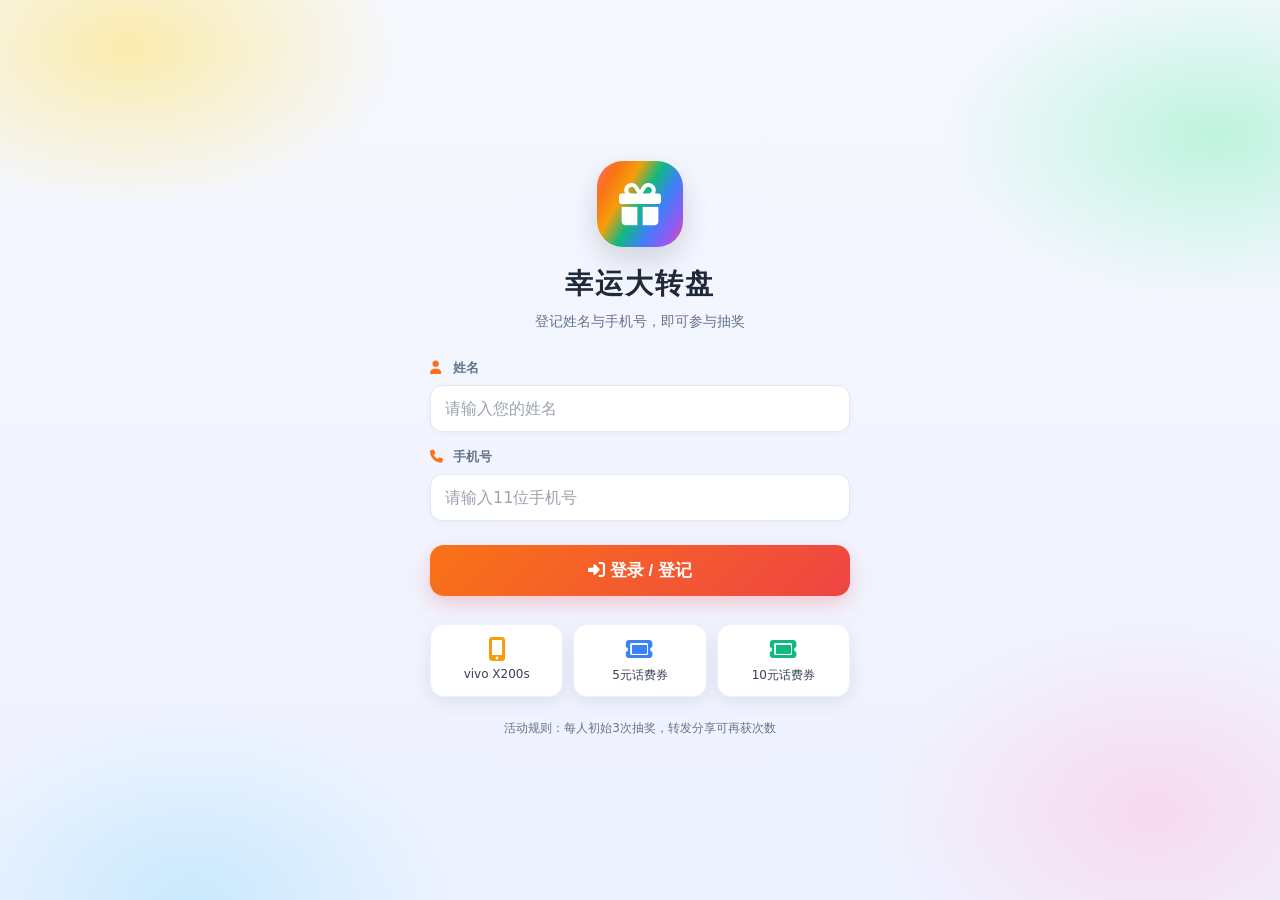
<file: index.html>
<!DOCTYPE html>
<html lang="zh-CN">
<head>
<meta charset="UTF-8">
<meta name="viewport" content="width=device-width, initial-scale=1.0, maximum-scale=1.0, user-scalable=no">
<meta name="format-detection" content="telephone=no">
<title>幸运大转盘 · 抽奖活动</title>
<link rel="stylesheet" href="https://cdnjs.cloudflare.com/ajax/libs/font-awesome/6.5.1/css/all.min.css">
<link rel="stylesheet" href="css/style.css">
</head>
<body>

  <!-- ========== 登录屏 ========== -->
  <div id="screen-login" class="screen active">
    <div class="login-wrap">
      <div class="login-logo"><i class="fa-solid fa-gift"></i></div>
      <h1 class="login-title">幸运大转盘</h1>
      <p class="login-sub">登记姓名与手机号，即可参与抽奖</p>

      <div class="field">
        <label><i class="fa-solid fa-user"></i> 姓名</label>
        <input id="loginName" type="text" maxlength="20" placeholder="请输入您的姓名">
      </div>
      <div class="field">
        <label><i class="fa-solid fa-phone"></i> 手机号</label>
        <input id="loginPhone" type="tel" maxlength="11" inputmode="numeric" placeholder="请输入11位手机号">
      </div>

      <button id="loginBtn" class="primary-btn"><i class="fa-solid fa-right-to-bracket"></i> 登录 / 登记</button>

      <div class="prize-strip">
        <div class="strip-item gold"><i class="fa-solid fa-mobile-screen-button"></i><span>vivo X200s</span></div>
        <div class="strip-item blue"><i class="fa-solid fa-ticket"></i><span>5元话费券</span></div>
        <div class="strip-item green"><i class="fa-solid fa-ticket"></i><span>10元话费券</span></div>
      </div>
      <p class="login-tip">活动规则：每人初始3次抽奖，转发分享可再获次数</p>
    </div>
  </div>

  <!-- ========== 主抽奖屏 ========== -->
  <div id="screen-main" class="screen">
    <div class="topbar">
      <div>
        <div class="title">🎁 幸运大转盘</div>
        <div class="sub" id="userSub"></div>
      </div>
      <button class="icon-btn" id="toProfile"><i class="fa-solid fa-user"></i></button>
    </div>

    <div class="stage">
      <div class="wheel-wrap" id="wheel-wrap">
        <div class="wheel-pointer"><i class="fa-solid fa-caret-down"></i></div>
        <canvas id="wheel" class="wheel"></canvas>
        <div class="wheel-center" id="centerBtn">
          <span class="tap-label">立即抽奖</span>
          <span class="go"><i class="fa-solid fa-bolt"></i></span>
        </div>
      </div>

      <div class="draw-hint">剩余 <b id="remain">0</b> 次抽奖机会</div>

      <div class="info-cards">
        <div class="card"><div class="k">剩余次数</div><div class="v orange" id="cardTimes">0</div></div>
        <div class="card"><div class="k">今日转发</div><div class="v" id="cardFwd">0</div></div>
      </div>

      <button id="fwdBtn" class="fwd-btn"><i class="fa-solid fa-share-nodes"></i> 分享给好友，获得抽奖次数</button>
    </div>
  </div>

  <!-- ========== 个人中心 ========== -->
  <div id="screen-profile" class="screen">
    <div class="topbar">
      <button class="icon-btn" id="backMain"><i class="fa-solid fa-arrow-left"></i></button>
      <div class="title">个人中心</div>
      <button class="icon-btn" id="logoutBtn" style="display:none"><i class="fa-solid fa-right-from-bracket"></i></button>
    </div>

    <div class="profile-head">
      <div class="avatar"><i class="fa-solid fa-user"></i></div>
      <div class="p-name" id="pName"></div>
      <div class="p-phone" id="pPhone"></div>
    </div>

    <div class="stat-row">
      <div class="stat"><b id="pTotalDraws">0</b><span>累计抽奖</span></div>
      <div class="stat"><b id="pForwards">0</b><span>转发次数</span></div>
      <div class="stat"><b id="pTimes">0</b><span>剩余次数</span></div>
    </div>

    <div class="prize-panel">
      <div class="panel-title"><i class="fa-solid fa-gift"></i> 我的奖品</div>
      <div id="prizeContent" class="prize-content"></div>
    </div>
  </div>

  <!-- ========== 未中奖 ========== -->
  <div class="overlay" id="loseOverlay"><div class="modal lose">
    <div class="big-icon"><i class="fa-solid fa-face-meh"></i></div>
    <div class="m-title">很遗憾，未中奖</div>
    <div class="m-sub">感谢参与，转发分享可再获抽奖机会</div>
    <button class="ok" data-close="loseOverlay">再接再厉</button>
  </div></div>

  <!-- ========== 中话费券 ========== -->
  <div class="overlay" id="couponOverlay"><div class="modal win">
    <div class="big-icon"><i class="fa-solid fa-ticket"></i></div>
    <div class="m-title" id="couponTitle">🎉 恭喜中奖</div>
    <div class="m-sub" id="couponSub"></div>
    <button class="ok" data-close="couponOverlay">开心收下</button>
  </div></div>

  <!-- ========== 中手机 ========== -->
  <div class="overlay" id="phoneOverlay"><div class="modal phone" id="phoneModal">
    <div class="big-icon"><i class="fa-solid fa-mobile-screen-button"></i></div>
    <div class="m-title" style="color:#fbbf24;">🎉 恭喜抽中手机 🎉</div>
    <div class="m-sub">vivo X200s 黑（12G+256G）</div>
    <button class="ok" id="toAddressBtn">填写收货地址</button>
  </div></div>

  <!-- ========== 收货地址 ========== -->
  <div class="overlay" id="addressOverlay"><div class="modal form">
    <div class="m-title" style="margin-bottom:4px;">📦 填写收货信息</div>
    <div class="m-sub">奖品：vivo X200s 黑（12G+256G）</div>
    <div class="field">
      <label>收件人</label>
      <input id="addrName" type="text" maxlength="20" placeholder="收件人姓名">
    </div>
    <div class="field">
      <label>联系电话</label>
      <input id="addrPhone" type="tel" maxlength="11" placeholder="联系电话">
    </div>
    <div class="field">
      <label>详细地址</label>
      <textarea id="addrDetail" rows="3" placeholder="详细收货地址"></textarea>
    </div>
    <button class="ok" id="addrSubmit">确认提交</button>
  </div></div>

  <!-- ========== 转发 ========== -->
  <div class="overlay" id="forwardOverlay"><div class="modal forward">
    <div class="big-icon gold"><i class="fa-solid fa-share-nodes"></i></div>
    <div class="m-title">分享给好友</div>
    <div class="m-sub">请将该活动链接分享给好友，<br>转发成功后即可获得 <b>1 次</b> 抽奖机会</div>
    <div class="countdown" id="fwdCount">10</div>
    <div class="m-sub" id="fwdStatus">链接已复制，请前往分享…</div>
  </div></div>

  <div id="toast" class="toast"></div>

<script src="js/app.js"></script>
</body>
</html>
</file>
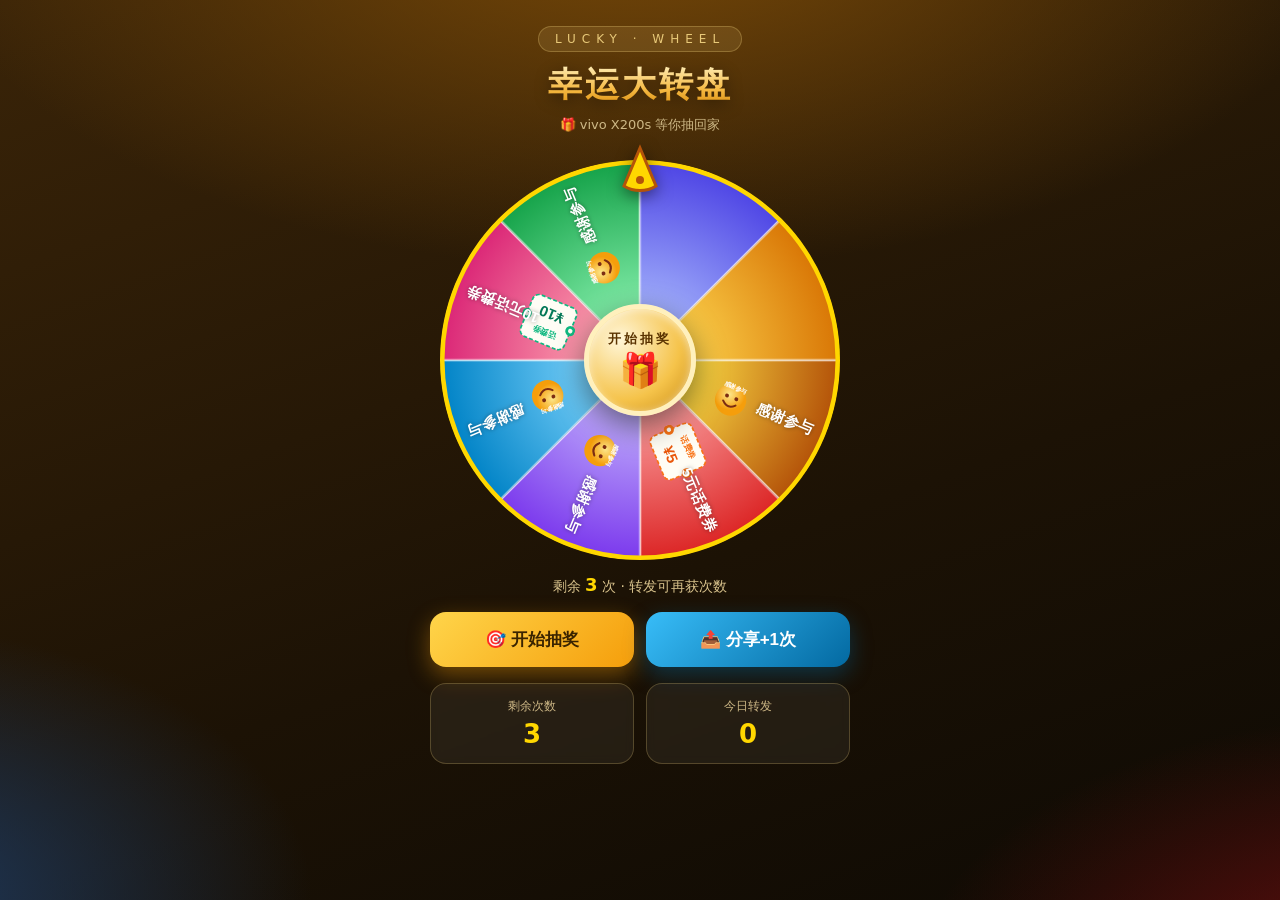
<file: previews/demo1.html>
<!DOCTYPE html>
<html lang="zh-CN">
<head>
<meta charset="UTF-8">
<meta name="viewport" content="width=device-width, initial-scale=1.0, user-scalable=no">
<title>Demo 1 · 经典豪华大转盘</title>
<style>
*{margin:0;padding:0;box-sizing:border-box;-webkit-tap-highlight-color:transparent;}
body{
  font-family:"PingFang SC","Microsoft YaHei",system-ui,sans-serif;
  min-height:100vh;color:#f7ecd7;overflow-x:hidden;
  background:
    radial-gradient(1200px 600px at 50% -10%, #7a4a08 0%, transparent 60%),
    radial-gradient(900px 500px at 110% 110%, #6b0f0f 0%, transparent 55%),
    radial-gradient(800px 500px at -10% 100%, #1e3a5f 0%, transparent 55%),
    linear-gradient(160deg,#3a2408 0%,#1c1205 60%,#0e0a04 100%);
}
.top{
  text-align:center;padding:26px 16px 6px;position:relative;
}
.top .ribbon{
  font-size:12px;letter-spacing:6px;color:#e8c979;background:rgba(232,201,121,.12);
  display:inline-block;padding:5px 16px;border-radius:30px;border:1px solid rgba(232,201,121,.3);
}
.top h1{
  font-size:34px;font-weight:900;margin-top:10px;letter-spacing:3px;
  background:linear-gradient(180deg,#fff3c4,#f5b942 60%,#d98a0b);
  -webkit-background-clip:text;background-clip:text;color:transparent;
  filter:drop-shadow(0 4px 8px rgba(0,0,0,.4));
}
.top .sub{font-size:13px;color:#cdb886;margin-top:8px;}
.wrap{display:flex;flex-direction:column;align-items:center;padding:14px 16px 30px;}
.wheel-wrap{position:relative;width:min(90vw,400px);height:min(90vw,400px);margin-top:6px;}
.pointer{
  position:absolute;top:-16px;left:50%;transform:translateX(-50%);z-index:6;
  filter:drop-shadow(0 4px 8px rgba(0,0,0,.5));
}
.pointer svg{width:56px;height:56px;}
#wheel{position:absolute;inset:0;border-radius:50%;}
.center{
  position:absolute;top:50%;left:50%;transform:translate(-50%,-50%);z-index:5;
  width:112px;height:112px;border-radius:50%;cursor:pointer;
  background:radial-gradient(circle at 30% 30%,#fff6d8,#f5c34a 60%,#c98a12);
  border:5px solid #fff0bd;box-shadow:0 10px 30px rgba(0,0,0,.5),inset 0 2px 8px rgba(255,255,255,.6);
  display:flex;flex-direction:column;align-items:center;justify-content:center;
  color:#5a3300;font-weight:900;transition:transform .15s;
}
.center:active{transform:translate(-50%,-50%) scale(.88);}
.center .t{font-size:13px;letter-spacing:3px;}
.center .g{font-size:34px;margin-top:2px;}
.hint{font-size:14px;color:#d8c28c;margin-top:14px;}
.hint b{color:#ffd700;font-size:18px;}
.btn-row{display:flex;gap:12px;width:100%;max-width:420px;margin-top:16px;}
.draw-btn,.fwd-btn{
  flex:1;padding:16px;border:none;border-radius:16px;font-size:17px;font-weight:800;cursor:pointer;color:#3a2400;
  background:linear-gradient(135deg,#ffd54a,#f59e0b);box-shadow:0 8px 22px rgba(245,158,11,.4);
}
.draw-btn:active,.fwd-btn:active{transform:scale(.96);}
.fwd-btn{background:linear-gradient(135deg,#38bdf8,#0369a1);color:#fff;box-shadow:0 8px 22px rgba(3,105,161,.4);}
.cards{display:grid;grid-template-columns:1fr 1fr;gap:12px;width:100%;max-width:420px;margin-top:16px;}
.card{background:rgba(255,255,255,.06);border:1px solid rgba(232,201,121,.25);border-radius:16px;padding:14px 16px;text-align:center;backdrop-filter:blur(4px);}
.card .k{font-size:12px;color:#cdb886;}
.card .v{font-size:26px;font-weight:900;color:#ffd700;margin-top:4px;}
/* 弹窗 */
.overlay{position:fixed;inset:0;background:rgba(0,0,0,.6);backdrop-filter:blur(4px);display:none;align-items:center;justify-content:center;z-index:60;padding:20px;}
.overlay.show{display:flex;}
.modal{width:min(88vw,340px);border-radius:22px;text-align:center;padding:26px 22px;position:relative;transform:scale(.5);opacity:0;transition:.35s cubic-bezier(.2,.9,.3,1.4);background:linear-gradient(160deg,#2f210a,#150e05);border:2px solid rgba(255,215,74,.5);color:#f7ecd7;box-shadow:0 20px 60px rgba(0,0,0,.6);}
.overlay.show .modal{transform:scale(1);opacity:1;}
.modal .pi{width:120px;height:120px;margin:0 auto 12px;}
.modal .pi img{width:100%;height:100%;object-fit:contain;}
.modal .m-title{font-size:22px;font-weight:900;color:#ffd700;}
.modal .m-sub{font-size:14px;color:#cdb886;margin-top:8px;line-height:1.6;}
.modal .ok{width:100%;margin-top:22px;padding:14px;border:none;border-radius:14px;color:#3a2400;font-size:16px;font-weight:800;background:linear-gradient(135deg,#ffd54a,#f59e0b);cursor:pointer;}
.burst{position:absolute;width:7px;height:7px;border-radius:50%;opacity:0;pointer-events:none;}
.burst.go{animation:burst .9s ease-out forwards;}
@keyframes burst{0%{transform:translate(0,0) scale(1);opacity:1;}100%{transform:translate(var(--dx),var(--dy)) scale(0);opacity:0;}}
.confetti{position:absolute;top:-20px;left:50%;width:12px;height:12px;opacity:0;pointer-events:none;border-radius:2px;}
.confetti.go{animation:cf .95s ease-in forwards;}
@keyframes cf{0%{transform:translate(-50%,0) rotate(0);opacity:1;}100%{transform:translate(var(--fx),var(--fy)) rotate(720deg);opacity:0;}}
.toast{position:fixed;top:40px;left:50%;transform:translateX(-50%) translateY(-20px);z-index:99;padding:11px 22px;border-radius:30px;background:rgba(0,0,0,.85);color:#fff;font-size:14px;opacity:0;pointer-events:none;transition:.3s;}
.toast.show{opacity:1;transform:translateX(-50%) translateY(0);}
</style>
</head>
<body>
  <div class="top">
    <span class="ribbon">LUCKY · WHEEL</span>
    <h1>幸运大转盘</h1>
    <div class="sub">🎁 vivo X200s 等你抽回家</div>
  </div>

  <div class="wrap">
    <div class="wheel-wrap" id="wheel-wrap">
      <div class="pointer"><svg viewBox="0 0 56 56"><path d="M28 4 L44 42 A30 30 0 0 1 12 42 Z" fill="#ffd700" stroke="#b45309" stroke-width="3"/><circle cx="28" cy="36" r="4" fill="#b45309"/></svg></div>
      <canvas id="wheel"></canvas>
      <div class="center" id="centerBtn"><span class="t">开始抽奖</span><span class="g">🎁</span></div>
    </div>
    <div class="hint">剩余 <b id="remain">3</b> 次 · 转发可再获次数</div>

    <div class="btn-row">
      <button class="draw-btn" id="drawBtn">🎯 开始抽奖</button>
      <button class="fwd-btn" id="fwdBtn">📤 分享+1次</button>
    </div>

    <div class="cards">
      <div class="card"><div class="k">剩余次数</div><div class="v" id="cardTimes">3</div></div>
      <div class="card"><div class="k">今日转发</div><div class="v" id="cardFwd">0</div></div>
    </div>
  </div>

  <div class="overlay" id="loseOverlay"><div class="modal">
    <div class="pi"><img src="data:image/svg+xml;utf8,<svg xmlns='http://www.w3.org/2000/svg' width='100' height='100' viewBox='0 0 100 100'><circle cx='50' cy='54' r='28' fill='%23f59e0b'/><circle cx='41' cy='49' r='3.5' fill='%237c2d12'/><circle cx='59' cy='49' r='3.5' fill='%237c2d12'/><path d='M38 60 q12 12 24 0' stroke='%237c2d12' stroke-width='3.5' fill='none' stroke-linecap='round'/></svg>"></div>
    <div class="m-title">很遗憾，未中奖</div>
    <div class="m-sub">感谢参与，分享给好友再获抽奖机会</div>
    <button class="ok" data-close="loseOverlay">再接再厉</button>
  </div></div>

  <div class="overlay" id="couponOverlay"><div class="modal">
    <div class="pi" id="couponImg"></div>
    <div class="m-title">🎉 恭喜中奖</div>
    <div class="m-sub" id="couponSub"></div>
    <button class="ok" data-close="couponOverlay">开心收下</button>
  </div></div>

  <div class="overlay" id="phoneOverlay"><div class="modal" id="phoneModal">
    <div class="pi"><img src="data:image/svg+xml;utf8,<svg xmlns='http://www.w3.org/2000/svg' width='100' height='100' viewBox='0 0 100 100'><defs><linearGradient id='s' x1='0' y1='0' x2='0' y2='1'><stop offset='0' stop-color='%23a5f3fc'/><stop offset='1' stop-color='%230284c7'/></linearGradient></defs><rect x='29' y='6' width='42' height='88' rx='11' fill='%23111'/><rect x='33' y='11' width='34' height='74' rx='6' fill='url(%23s)'/></svg>"></div>
    <div class="m-title" style="color:#ffd700;">🎉 恭喜抽中手机 🎉</div>
    <div class="m-sub">vivo X200s 黑（12G+256G）</div>
    <button class="ok" id="toAddr">填写收货地址</button>
  </div></div>

  <div id="toast" class="toast"></div>

<script src="demo-core.js"></script>
<script>
var SLOTS=[
 {name:'vivo X200s',img:'phone',  c1:'#fde047',c2:'#b45309'},
 {name:'感谢参与',  img:'thanks', c1:'#fca5a5',c2:'#dc2626'},
 {name:'感谢参与',  img:'thanks', c1:'#c4b5fd',c2:'#7c3aed'},
 {name:'5元话费券', img:'coupon5',c1:'#7dd3fc',c2:'#0284c7'},
 {name:'感谢参与',  img:'thanks', c1:'#fda4af',c2:'#db2777'},
 {name:'感谢参与',  img:'thanks', c1:'#86efac',c2:'#16a34a'},
 {name:'10元话费券',img:'coupon10',c1:'#a5b4fc',c2:'#4f46e5'},
 {name:'感谢参与',  img:'thanks', c1:'#fcd34d',c2:'#d97706'}
];
var spinning=false;
var wheel=Demo.build('wheel', SLOTS, {
  textColor:'#fff', centerColor:'#fff6d8', ringColor:'#ffd700'
});
function pick(){ return Math.floor(Math.random()*SLOTS.length); }
function doDraw(){
  if(spinning) return;
  spinning=true;
  var idx=pick();
  wheel.spin(idx);
  setTimeout(function(){
    show(idx); spinning=false;
  },4300);
}
function show(idx){
  if(idx===0){ showOverlay('phoneOverlay'); burstFx(document.getElementById('phoneModal')); }
  else if(idx===3){ coupon('5元话费券','coupon5'); }
  else if(idx===6){ coupon('10元话费券','coupon10'); }
  else showOverlay('loseOverlay');
}
function coupon(name,img){ $('#couponImg').innerHTML='<img src="'+Demo.IMG[img]+'">'; $('#couponSub').textContent='获得 '+name; showOverlay('couponOverlay'); }
function $(id){return document.getElementById(id);}
function showOverlay(id){$(id).classList.add('show');}
function hideOverlay(id){$(id).classList.remove('show');}
function toast(m){var t=$('toast');t.textContent=m;t.classList.add('show');clearTimeout(t._tm);t._tm=setTimeout(function(){t.classList.remove('show');},2200);}
function burstFx(el){
  var cs=['#ffd700','#ffaa00','#fff3b0','#ff6b6b','#38bdf8','#34d399','#f472b6'];
  for(var i=0;i<36;i++){var b=document.createElement('div');b.className='burst';b.style.background=cs[i%cs.length];
    b.style.left=(50+Math.random()*40-20)+'%';b.style.top=(50+Math.random()*40-20)+'%';
    b.style.setProperty('--dx',(Math.random()*240-120)+'px');b.style.setProperty('--dy',(Math.random()*240-120)+'px');
    el.appendChild(b);(function(x){requestAnimationFrame(function(){x.classList.add('go');});})(b);setTimeout(function(){b.remove();},1000);}
  for(var j=0;j<14;j++){var c=document.createElement('div');c.className='confetti';c.style.background=cs[j%cs.length];
    c.style.setProperty('--fx',(Math.random()*280-140)+'px');c.style.setProperty('--fy',(240+Math.random()*180)+'px');
    el.appendChild(c);(function(x){requestAnimationFrame(function(){x.classList.add('go');});})(c);setTimeout(function(){c.remove();},1100);}
}
$('centerBtn').addEventListener('click',doDraw);
$('drawBtn').addEventListener('click',doDraw);
$('fwdBtn').addEventListener('click',function(){toast('📤 请分享给好友，稍候次数+1');});
document.querySelectorAll('[data-close]').forEach(function(b){b.addEventListener('click',function(){hideOverlay(b.getAttribute('data-close'));});});
$('toAddr').addEventListener('click',function(){hideOverlay('phoneOverlay');toast('📦 收货地址功能见正式版');});
</script>
</body>
</html>
</file>
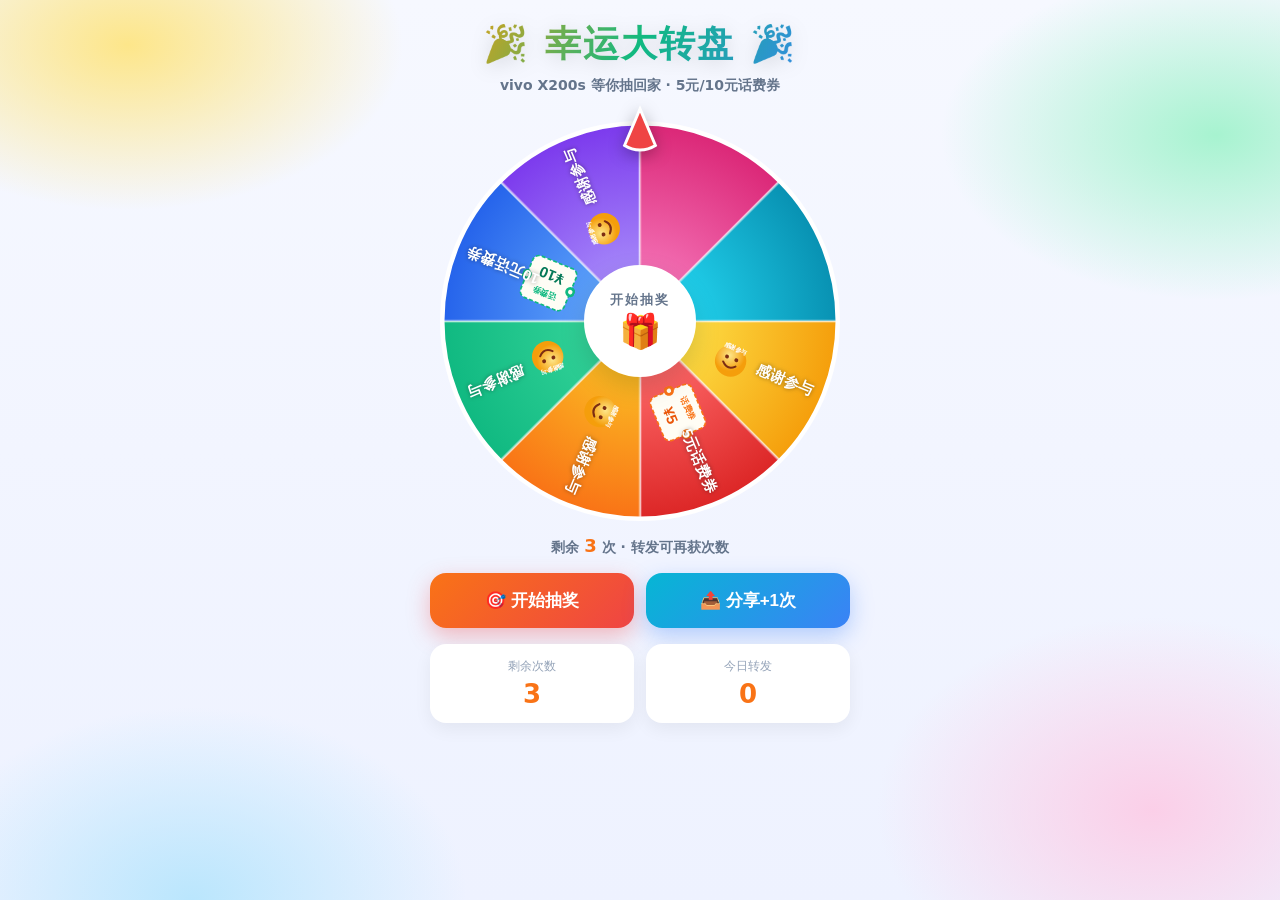
<file: previews/demo2.html>
<!DOCTYPE html>
<html lang="zh-CN">
<head>
<meta charset="UTF-8">
<meta name="viewport" content="width=device-width, initial-scale=1.0, user-scalable=no">
<title>Demo 2 · 多彩明快大转盘</title>
<style>
*{margin:0;padding:0;box-sizing:border-box;-webkit-tap-highlight-color:transparent;}
body{
  font-family:"PingFang SC","Microsoft YaHei",system-ui,sans-serif;
  min-height:100vh;color:#374151;overflow-x:hidden;
  background:
    radial-gradient(500px 300px at 10% 5%, #fde68a 0%, transparent 55%),
    radial-gradient(500px 300px at 95% 15%, #a7f3d0 0%, transparent 55%),
    radial-gradient(500px 350px at 15% 100%, #bae6fd 0%, transparent 55%),
    radial-gradient(500px 350px at 90% 90%, #fbcfe8 0%, transparent 55%),
    linear-gradient(180deg,#f6f8ff,#eef2ff);
}
.top{
  text-align:center;padding:20px 16px 4px;
}
.top .banner{
  background:linear-gradient(120deg,#ff6b6b,#f97316,#f59e0b,#10b981,#3b82f6,#8b5cf6,#ec4899);
  -webkit-background-clip:text;background-clip:text;color:transparent;
  font-size:36px;font-weight:900;letter-spacing:2px;filter:drop-shadow(0 4px 10px rgba(0,0,0,.12));
}
.top .sub{font-size:14px;color:#64748b;margin-top:8px;font-weight:600;}
.wrap{display:flex;flex-direction:column;align-items:center;padding:16px 16px 30px;}
.wheel-wrap{position:relative;width:min(90vw,400px);height:min(90vw,400px);margin-top:6px;}
.pointer{position:absolute;top:-16px;left:50%;transform:translateX(-50%);z-index:6;filter:drop-shadow(0 4px 8px rgba(0,0,0,.3));}
.pointer svg{width:54px;height:54px;}
#wheel{position:absolute;inset:0;border-radius:50%;}
.center{
  position:absolute;top:50%;left:50%;transform:translate(-50%,-50%);z-index:5;
  width:112px;height:112px;border-radius:50%;cursor:pointer;
  background:radial-gradient(circle at 30% 30%,#fff,#fff);
  border:6px solid #fff;box-shadow:0 10px 26px rgba(0,0,0,.15);
  display:flex;flex-direction:column;align-items:center;justify-content:center;color:#f97316;font-weight:900;transition:transform .15s;
}
.center:active{transform:translate(-50%,-50%) scale(.88);}
.center .t{font-size:13px;letter-spacing:2px;color:#64748b;}
.center .g{font-size:34px;margin-top:2px;}
.hint{font-size:14px;color:#64748b;margin-top:14px;font-weight:600;}
.hint b{color:#f97316;font-size:18px;}
.btn-row{display:flex;gap:12px;width:100%;max-width:420px;margin-top:16px;}
.draw-btn,.fwd-btn{flex:1;padding:16px;border:none;border-radius:16px;font-size:17px;font-weight:800;cursor:pointer;color:#fff;background:linear-gradient(135deg,#f97316,#ef4444);box-shadow:0 8px 22px rgba(239,68,68,.35);}
.draw-btn:active,.fwd-btn:active{transform:scale(.96);}
.fwd-btn{background:linear-gradient(135deg,#06b6d4,#3b82f6);box-shadow:0 8px 22px rgba(59,130,246,.35);}
.cards{display:grid;grid-template-columns:1fr 1fr;gap:12px;width:100%;max-width:420px;margin-top:16px;}
.card{background:#fff;border-radius:16px;padding:14px 16px;text-align:center;box-shadow:0 6px 18px rgba(0,0,0,.06);}
.card .k{font-size:12px;color:#94a3b8;}
.card .v{font-size:26px;font-weight:900;color:#f97316;margin-top:4px;}
.overlay{position:fixed;inset:0;background:rgba(0,0,0,.45);display:none;align-items:center;justify-content:center;z-index:60;padding:20px;}
.overlay.show{display:flex;}
.modal{width:min(88vw,340px);border-radius:22px;text-align:center;padding:26px 22px;position:relative;transform:scale(.5);opacity:0;transition:.35s cubic-bezier(.2,.9,.3,1.4);background:#fff;color:#374151;box-shadow:0 20px 60px rgba(0,0,0,.25);}
.overlay.show .modal{transform:scale(1);opacity:1;}
.modal .pi{width:120px;height:120px;margin:0 auto 12px;}
.modal .pi img{width:100%;height:100%;object-fit:contain;}
.modal .m-title{font-size:22px;font-weight:900;color:#f97316;}
.modal .m-sub{font-size:14px;color:#64748b;margin-top:8px;line-height:1.6;}
.modal .ok{width:100%;margin-top:22px;padding:14px;border:none;border-radius:14px;color:#fff;font-size:16px;font-weight:800;background:linear-gradient(135deg,#f97316,#ef4444);cursor:pointer;}
.burst{position:absolute;width:7px;height:7px;border-radius:50%;opacity:0;pointer-events:none;}
.burst.go{animation:burst .9s ease-out forwards;}
@keyframes burst{0%{transform:translate(0,0) scale(1);opacity:1;}100%{transform:translate(var(--dx),var(--dy)) scale(0);opacity:0;}}
.confetti{position:absolute;top:-20px;left:50%;width:12px;height:12px;opacity:0;pointer-events:none;border-radius:2px;}
.confetti.go{animation:cf .95s ease-in forwards;}
@keyframes cf{0%{transform:translate(-50%,0) rotate(0);opacity:1;}100%{transform:translate(var(--fx),var(--fy)) rotate(720deg);opacity:0;}}
.toast{position:fixed;top:40px;left:50%;transform:translateX(-50%) translateY(-20px);z-index:99;padding:11px 22px;border-radius:30px;background:rgba(0,0,0,.8);color:#fff;font-size:14px;opacity:0;pointer-events:none;transition:.3s;}
.toast.show{opacity:1;transform:translateX(-50%) translateY(0);}
</style>
</head>
<body>
  <div class="top">
    <div class="banner">🎉 幸运大转盘 🎉</div>
    <div class="sub">vivo X200s 等你抽回家 · 5元/10元话费券</div>
  </div>

  <div class="wrap">
    <div class="wheel-wrap" id="wheel-wrap">
      <div class="pointer"><svg viewBox="0 0 56 56"><path d="M28 4 L44 42 A30 30 0 0 1 12 42 Z" fill="#ef4444" stroke="#fff" stroke-width="3"/></svg></div>
      <canvas id="wheel"></canvas>
      <div class="center" id="centerBtn"><span class="t">开始抽奖</span><span class="g">🎁</span></div>
    </div>
    <div class="hint">剩余 <b id="remain">3</b> 次 · 转发可再获次数</div>

    <div class="btn-row">
      <button class="draw-btn" id="drawBtn">🎯 开始抽奖</button>
      <button class="fwd-btn" id="fwdBtn">📤 分享+1次</button>
    </div>

    <div class="cards">
      <div class="card"><div class="k">剩余次数</div><div class="v" id="cardTimes">3</div></div>
      <div class="card"><div class="k">今日转发</div><div class="v" id="cardFwd">0</div></div>
    </div>
  </div>

  <div class="overlay" id="loseOverlay"><div class="modal">
    <div class="pi"><img src="data:image/svg+xml;utf8,<svg xmlns='http://www.w3.org/2000/svg' width='100' height='100' viewBox='0 0 100 100'><circle cx='50' cy='54' r='28' fill='%23f59e0b'/><circle cx='41' cy='49' r='3.5' fill='%237c2d12'/><circle cx='59' cy='49' r='3.5' fill='%237c2d12'/><path d='M38 60 q12 12 24 0' stroke='%237c2d12' stroke-width='3.5' fill='none' stroke-linecap='round'/></svg>"></div>
    <div class="m-title">很遗憾，未中奖</div>
    <div class="m-sub">感谢参与，分享给好友再获抽奖机会</div>
    <button class="ok" data-close="loseOverlay">再接再厉</button>
  </div></div>

  <div class="overlay" id="couponOverlay"><div class="modal">
    <div class="pi" id="couponImg"></div>
    <div class="m-title">🎉 恭喜中奖</div>
    <div class="m-sub" id="couponSub"></div>
    <button class="ok" data-close="couponOverlay">开心收下</button>
  </div></div>

  <div class="overlay" id="phoneOverlay"><div class="modal" id="phoneModal">
    <div class="pi"><img src="data:image/svg+xml;utf8,<svg xmlns='http://www.w3.org/2000/svg' width='100' height='100' viewBox='0 0 100 100'><defs><linearGradient id='s' x1='0' y1='0' x2='0' y2='1'><stop offset='0' stop-color='%23a5f3fc'/><stop offset='1' stop-color='%230284c7'/></linearGradient></defs><rect x='29' y='6' width='42' height='88' rx='11' fill='%23111'/><rect x='33' y='11' width='34' height='74' rx='6' fill='url(%23s)'/></svg>"></div>
    <div class="m-title">🎉 恭喜抽中手机 🎉</div>
    <div class="m-sub">vivo X200s 黑（12G+256G）</div>
    <button class="ok" id="toAddr">填写收货地址</button>
  </div></div>

  <div id="toast" class="toast"></div>

<script src="demo-core.js"></script>
<script>
var SLOTS=[
 {name:'vivo X200s',img:'phone',  c1:'#fde047',c2:'#f59e0b'},
 {name:'感谢参与',  img:'thanks', c1:'#ff6b6b',c2:'#dc2626'},
 {name:'感谢参与',  img:'thanks', c1:'#fbbf24',c2:'#f97316'},
 {name:'5元话费券', img:'coupon5',c1:'#34d399',c2:'#10b981'},
 {name:'感谢参与',  img:'thanks', c1:'#60a5fa',c2:'#2563eb'},
 {name:'感谢参与',  img:'thanks', c1:'#a78bfa',c2:'#7c3aed'},
 {name:'10元话费券',img:'coupon10',c1:'#f472b6',c2:'#db2777'},
 {name:'感谢参与',  img:'thanks', c1:'#22d3ee',c2:'#0891b2'}
];
var spinning=false;
var wheel=Demo.build('wheel', SLOTS, {textColor:'#fff',centerColor:'#fff',ringColor:'#fff'});
function pick(){ return Math.floor(Math.random()*SLOTS.length); }
function doDraw(){ if(spinning)return; spinning=true; var idx=pick(); wheel.spin(idx); setTimeout(function(){show(idx);spinning=false;},4300); }
function show(idx){ if(idx===0){showOverlay('phoneOverlay');burstFx(document.getElementById('phoneModal'));} else if(idx===3){coupon('5元话费券','coupon5');} else if(idx===6){coupon('10元话费券','coupon10');} else showOverlay('loseOverlay'); }
function coupon(name,img){ $('#couponImg').innerHTML='<img src="'+Demo.IMG[img]+'">'; $('#couponSub').textContent='获得 '+name; showOverlay('couponOverlay'); }
function $(id){return document.getElementById(id);}
function showOverlay(id){$(id).classList.add('show');}
function hideOverlay(id){$(id).classList.remove('show');}
function toast(m){var t=$('toast');t.textContent=m;t.classList.add('show');clearTimeout(t._tm);t._tm=setTimeout(function(){t.classList.remove('show');},2200);}
function burstFx(el){var cs=['#ffd700','#ff6b6b','#38bdf8','#34d399','#f472b6'];for(var i=0;i<36;i++){var b=document.createElement('div');b.className='burst';b.style.background=cs[i%cs.length];b.style.left=(50+Math.random()*40-20)+'%';b.style.top=(50+Math.random()*40-20)+'%';b.style.setProperty('--dx',(Math.random()*240-120)+'px');b.style.setProperty('--dy',(Math.random()*240-120)+'px');el.appendChild(b);(function(x){requestAnimationFrame(function(){x.classList.add('go');});})(b);setTimeout(function(){b.remove();},1000);}for(var j=0;j<14;j++){var c=document.createElement('div');c.className='confetti';c.style.background=cs[j%cs.length];c.style.setProperty('--fx',(Math.random()*280-140)+'px');c.style.setProperty('--fy',(240+Math.random()*180)+'px');el.appendChild(c);(function(x){requestAnimationFrame(function(){x.classList.add('go');});})(c);setTimeout(function(){c.remove();},1100);}}
$('centerBtn').addEventListener('click',doDraw);
$('drawBtn').addEventListener('click',doDraw);
$('fwdBtn').addEventListener('click',function(){toast('📤 请分享给好友，稍候次数+1');});
document.querySelectorAll('[data-close]').forEach(function(b){b.addEventListener('click',function(){hideOverlay(b.getAttribute('data-close'));});});
$('toAddr').addEventListener('click',function(){hideOverlay('phoneOverlay');toast('📦 收货地址功能见正式版');});
</script>
</body>
</html>
</file>
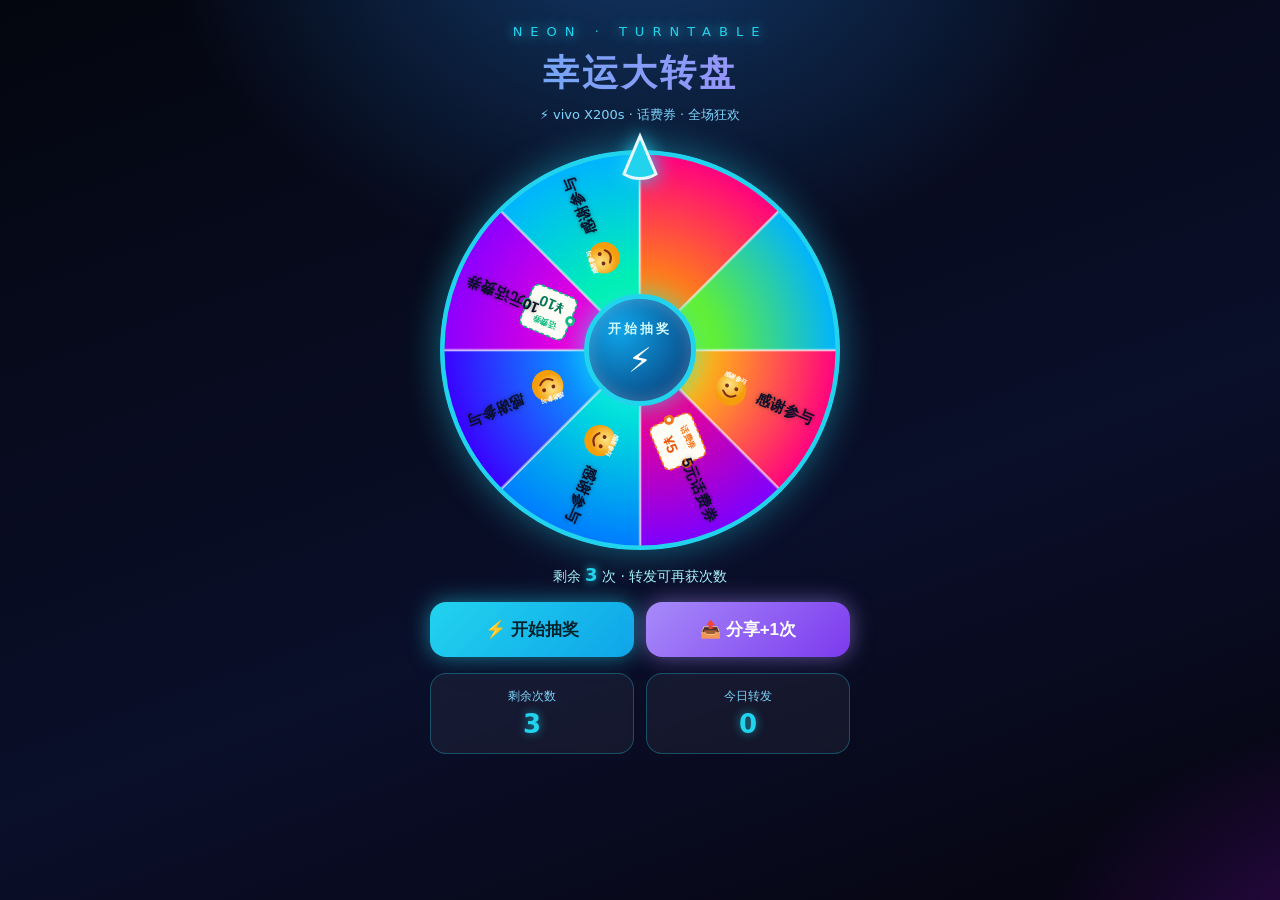
<file: previews/demo3.html>
<!DOCTYPE html>
<html lang="zh-CN">
<head>
<meta charset="UTF-8">
<meta name="viewport" content="width=device-width, initial-scale=1.0, user-scalable=no">
<title>Demo 3 · 霓虹炫彩大转盘</title>
<style>
*{margin:0;padding:0;box-sizing:border-box;-webkit-tap-highlight-color:transparent;}
body{
  font-family:"PingFang SC","Microsoft YaHei",system-ui,sans-serif;
  min-height:100vh;color:#e6f7ff;overflow-x:hidden;
  background:radial-gradient(800px 600px at 50% -10%, #123a6b 0%, transparent 60%),
             radial-gradient(700px 500px at 110% 110%, #3a0a5e 0%, transparent 55%),
             linear-gradient(160deg,#04060f,#0a0f2a 60%,#06040f);
}
.top{text-align:center;padding:24px 16px 4px;}
.top .brand{font-size:13px;letter-spacing:8px;color:#22d3ee;text-shadow:0 0 12px #22d3ee;}
.top h1{
  font-size:36px;font-weight:900;margin-top:10px;letter-spacing:3px;
  background:linear-gradient(90deg,#22d3ee,#a78bfa,#f472b6,#22d3ee);
  background-size:200%;-webkit-background-clip:text;background-clip:text;color:transparent;
  animation:hue 4s linear infinite;
}
@keyframes hue{to{background-position:200% center;}}
.top .sub{font-size:13px;color:#7dd3fc;margin-top:8px;}
.wrap{display:flex;flex-direction:column;align-items:center;padding:16px 16px 30px;}
.wheel-wrap{position:relative;width:min(90vw,400px);height:min(90vw,400px);margin-top:6px;}
.pointer{position:absolute;top:-18px;left:50%;transform:translateX(-50%);z-index:6;filter:drop-shadow(0 0 10px #22d3ee);}
.pointer svg{width:56px;height:56px;}
#wheel{position:absolute;inset:0;border-radius:50%;filter:drop-shadow(0 0 18px rgba(34,211,238,.45));}
.center{
  position:absolute;top:50%;left:50%;transform:translate(-50%,-50%);z-index:5;
  width:112px;height:112px;border-radius:50%;cursor:pointer;
  background:radial-gradient(circle at 30% 30%,#0ea5e9,#08306b);border:5px solid #22d3ee;
  box-shadow:0 0 26px rgba(34,211,238,.7),inset 0 0 16px rgba(255,255,255,.25);
  display:flex;flex-direction:column;align-items:center;justify-content:center;color:#fff;font-weight:900;transition:transform .15s;
}
.center:active{transform:translate(-50%,-50%) scale(.88);}
.center .t{font-size:13px;letter-spacing:3px;color:#cffafe;}
.center .g{font-size:34px;margin-top:2px;}
.hint{font-size:14px;color:#a5f3fc;margin-top:14px;}
.hint b{color:#22d3ee;font-size:18px;text-shadow:0 0 10px #22d3ee;}
.btn-row{display:flex;gap:12px;width:100%;max-width:420px;margin-top:16px;}
.draw-btn,.fwd-btn{flex:1;padding:16px;border:none;border-radius:16px;font-size:17px;font-weight:800;cursor:pointer;color:#03212b;background:linear-gradient(135deg,#22d3ee,#0ea5e9);box-shadow:0 0 22px rgba(34,211,238,.55);}
.draw-btn:active,.fwd-btn:active{transform:scale(.96);}
.fwd-btn{background:linear-gradient(135deg,#a78bfa,#7c3aed);color:#fff;box-shadow:0 0 22px rgba(167,139,250,.55);}
.cards{display:grid;grid-template-columns:1fr 1fr;gap:12px;width:100%;max-width:420px;margin-top:16px;}
.card{background:rgba(255,255,255,.05);border:1px solid rgba(34,211,238,.3);border-radius:16px;padding:14px 16px;text-align:center;backdrop-filter:blur(4px);}
.card .k{font-size:12px;color:#7dd3fc;}
.card .v{font-size:26px;font-weight:900;color:#22d3ee;margin-top:4px;text-shadow:0 0 10px rgba(34,211,238,.6);}
.overlay{position:fixed;inset:0;background:rgba(0,0,0,.65);backdrop-filter:blur(4px);display:none;align-items:center;justify-content:center;z-index:60;padding:20px;}
.overlay.show{display:flex;}
.modal{width:min(88vw,340px);border-radius:22px;text-align:center;padding:26px 22px;position:relative;transform:scale(.5);opacity:0;transition:.35s cubic-bezier(.2,.9,.3,1.4);background:linear-gradient(160deg,#0f1530,#080d22);border:2px solid rgba(34,211,238,.5);color:#e6f7ff;box-shadow:0 0 30px rgba(34,211,238,.3);}
.overlay.show .modal{transform:scale(1);opacity:1;}
.modal .pi{width:120px;height:120px;margin:0 auto 12px;}
.modal .pi img{width:100%;height:100%;object-fit:contain;}
.modal .m-title{font-size:22px;font-weight:900;color:#22d3ee;text-shadow:0 0 12px rgba(34,211,238,.6);}
.modal .m-sub{font-size:14px;color:#a5f3fc;margin-top:8px;line-height:1.6;}
.modal .ok{width:100%;margin-top:22px;padding:14px;border:none;border-radius:14px;color:#03212b;font-size:16px;font-weight:800;background:linear-gradient(135deg,#22d3ee,#0ea5e9);cursor:pointer;box-shadow:0 0 18px rgba(34,211,238,.5);}
.burst{position:absolute;width:7px;height:7px;border-radius:50%;opacity:0;pointer-events:none;}
.burst.go{animation:burst .9s ease-out forwards;}
@keyframes burst{0%{transform:translate(0,0) scale(1);opacity:1;}100%{transform:translate(var(--dx),var(--dy)) scale(0);opacity:0;}}
.confetti{position:absolute;top:-20px;left:50%;width:12px;height:12px;opacity:0;pointer-events:none;border-radius:2px;}
.confetti.go{animation:cf .95s ease-in forwards;}
@keyframes cf{0%{transform:translate(-50%,0) rotate(0);opacity:1;}100%{transform:translate(var(--fx),var(--fy)) rotate(720deg);opacity:0;}}
.toast{position:fixed;top:40px;left:50%;transform:translateX(-50%) translateY(-20px);z-index:99;padding:11px 22px;border-radius:30px;background:rgba(0,0,0,.85);color:#22d3ee;font-size:14px;opacity:0;pointer-events:none;transition:.3s;}
.toast.show{opacity:1;transform:translateX(-50%) translateY(0);}
</style>
</head>
<body>
  <div class="top">
    <div class="brand">NEON · TURNTABLE</div>
    <h1>幸运大转盘</h1>
    <div class="sub">⚡ vivo X200s · 话费券 · 全场狂欢</div>
  </div>

  <div class="wrap">
    <div class="wheel-wrap" id="wheel-wrap">
      <div class="pointer"><svg viewBox="0 0 56 56"><path d="M28 4 L44 42 A30 30 0 0 1 12 42 Z" fill="#22d3ee" stroke="#e6f7ff" stroke-width="3"/></svg></div>
      <canvas id="wheel"></canvas>
      <div class="center" id="centerBtn"><span class="t">开始抽奖</span><span class="g">⚡</span></div>
    </div>
    <div class="hint">剩余 <b id="remain">3</b> 次 · 转发可再获次数</div>

    <div class="btn-row">
      <button class="draw-btn" id="drawBtn">⚡ 开始抽奖</button>
      <button class="fwd-btn" id="fwdBtn">📤 分享+1次</button>
    </div>

    <div class="cards">
      <div class="card"><div class="k">剩余次数</div><div class="v" id="cardTimes">3</div></div>
      <div class="card"><div class="k">今日转发</div><div class="v" id="cardFwd">0</div></div>
    </div>
  </div>

  <div class="overlay" id="loseOverlay"><div class="modal">
    <div class="pi"><img src="data:image/svg+xml;utf8,<svg xmlns='http://www.w3.org/2000/svg' width='100' height='100' viewBox='0 0 100 100'><circle cx='50' cy='54' r='28' fill='%23f59e0b'/><circle cx='41' cy='49' r='3.5' fill='%237c2d12'/><circle cx='59' cy='49' r='3.5' fill='%237c2d12'/><path d='M38 60 q12 12 24 0' stroke='%237c2d12' stroke-width='3.5' fill='none' stroke-linecap='round'/></svg>"></div>
    <div class="m-title">很遗憾，未中奖</div>
    <div class="m-sub">感谢参与，分享给好友再获抽奖机会</div>
    <button class="ok" data-close="loseOverlay">再接再厉</button>
  </div></div>

  <div class="overlay" id="couponOverlay"><div class="modal">
    <div class="pi" id="couponImg"></div>
    <div class="m-title">🎉 恭喜中奖</div>
    <div class="m-sub" id="couponSub"></div>
    <button class="ok" data-close="couponOverlay">开心收下</button>
  </div></div>

  <div class="overlay" id="phoneOverlay"><div class="modal" id="phoneModal">
    <div class="pi"><img src="data:image/svg+xml;utf8,<svg xmlns='http://www.w3.org/2000/svg' width='100' height='100' viewBox='0 0 100 100'><defs><linearGradient id='s' x1='0' y1='0' x2='0' y2='1'><stop offset='0' stop-color='%23a5f3fc'/><stop offset='1' stop-color='%230284c7'/></linearGradient></defs><rect x='29' y='6' width='42' height='88' rx='11' fill='%23111'/><rect x='33' y='11' width='34' height='74' rx='6' fill='url(%23s)'/></svg>"></div>
    <div class="m-title" style="color:#22d3ee;">🎉 恭喜抽中手机 🎉</div>
    <div class="m-sub">vivo X200s 黑（12G+256G）</div>
    <button class="ok" id="toAddr">填写收货地址</button>
  </div></div>

  <div id="toast" class="toast"></div>

<script src="demo-core.js"></script>
<script>
var SLOTS=[
 {name:'vivo X200s',img:'phone',  c1:'#ffd700',c2:'#ff0080'},
 {name:'感谢参与',  img:'thanks', c1:'#ff0080',c2:'#7c00ff'},
 {name:'感谢参与',  img:'thanks', c1:'#00f5d4',c2:'#007bff'},
 {name:'5元话费券', img:'coupon5',c1:'#00b3ff',c2:'#3a00ff'},
 {name:'感谢参与',  img:'thanks', c1:'#ff00d4',c2:'#8a00ff'},
 {name:'感谢参与',  img:'thanks', c1:'#00ffa3',c2:'#00b3ff'},
 {name:'10元话费券',img:'coupon10',c1:'#ff9e00',c2:'#ff0080'},
 {name:'感谢参与',  img:'thanks', c1:'#7cff00',c2:'#00b3ff'}
];
var spinning=false;
var wheel=Demo.build('wheel', SLOTS, {textColor:'#0a0f2a',centerColor:'#0ea5e9',ringColor:'#22d3ee'});
function pick(){ return Math.floor(Math.random()*SLOTS.length); }
function doDraw(){ if(spinning)return; spinning=true; var idx=pick(); wheel.spin(idx); setTimeout(function(){show(idx);spinning=false;},4300); }
function show(idx){ if(idx===0){showOverlay('phoneOverlay');burstFx(document.getElementById('phoneModal'));} else if(idx===3){coupon('5元话费券','coupon5');} else if(idx===6){coupon('10元话费券','coupon10');} else showOverlay('loseOverlay'); }
function coupon(name,img){ $('#couponImg').innerHTML='<img src="'+Demo.IMG[img]+'">'; $('#couponSub').textContent='获得 '+name; showOverlay('couponOverlay'); }
function $(id){return document.getElementById(id);}
function showOverlay(id){$(id).classList.add('show');}
function hideOverlay(id){$(id).classList.remove('show');}
function toast(m){var t=$('toast');t.textContent=m;t.classList.add('show');clearTimeout(t._tm);t._tm=setTimeout(function(){t.classList.remove('show');},2200);}
function burstFx(el){var cs=['#ffd700','#22d3ee','#f472b6','#a78bfa','#34d399'];for(var i=0;i<36;i++){var b=document.createElement('div');b.className='burst';b.style.background=cs[i%cs.length];b.style.left=(50+Math.random()*40-20)+'%';b.style.top=(50+Math.random()*40-20)+'%';b.style.setProperty('--dx',(Math.random()*240-120)+'px');b.style.setProperty('--dy',(Math.random()*240-120)+'px');el.appendChild(b);(function(x){requestAnimationFrame(function(){x.classList.add('go');});})(b);setTimeout(function(){b.remove();},1000);}for(var j=0;j<14;j++){var c=document.createElement('div');c.className='confetti';c.style.background=cs[j%cs.length];c.style.setProperty('--fx',(Math.random()*280-140)+'px');c.style.setProperty('--fy',(240+Math.random()*180)+'px');el.appendChild(c);(function(x){requestAnimationFrame(function(){x.classList.add('go');});})(c);setTimeout(function(){c.remove();},1100);}}
$('centerBtn').addEventListener('click',doDraw);
$('drawBtn').addEventListener('click',doDraw);
$('fwdBtn').addEventListener('click',function(){toast('📤 请分享给好友，稍候次数+1');});
document.querySelectorAll('[data-close]').forEach(function(b){b.addEventListener('click',function(){hideOverlay(b.getAttribute('data-close'));});});
$('toAddr').addEventListener('click',function(){hideOverlay('phoneOverlay');toast('📦 收货地址功能见正式版');});
</script>
</body>
</html>
</file>
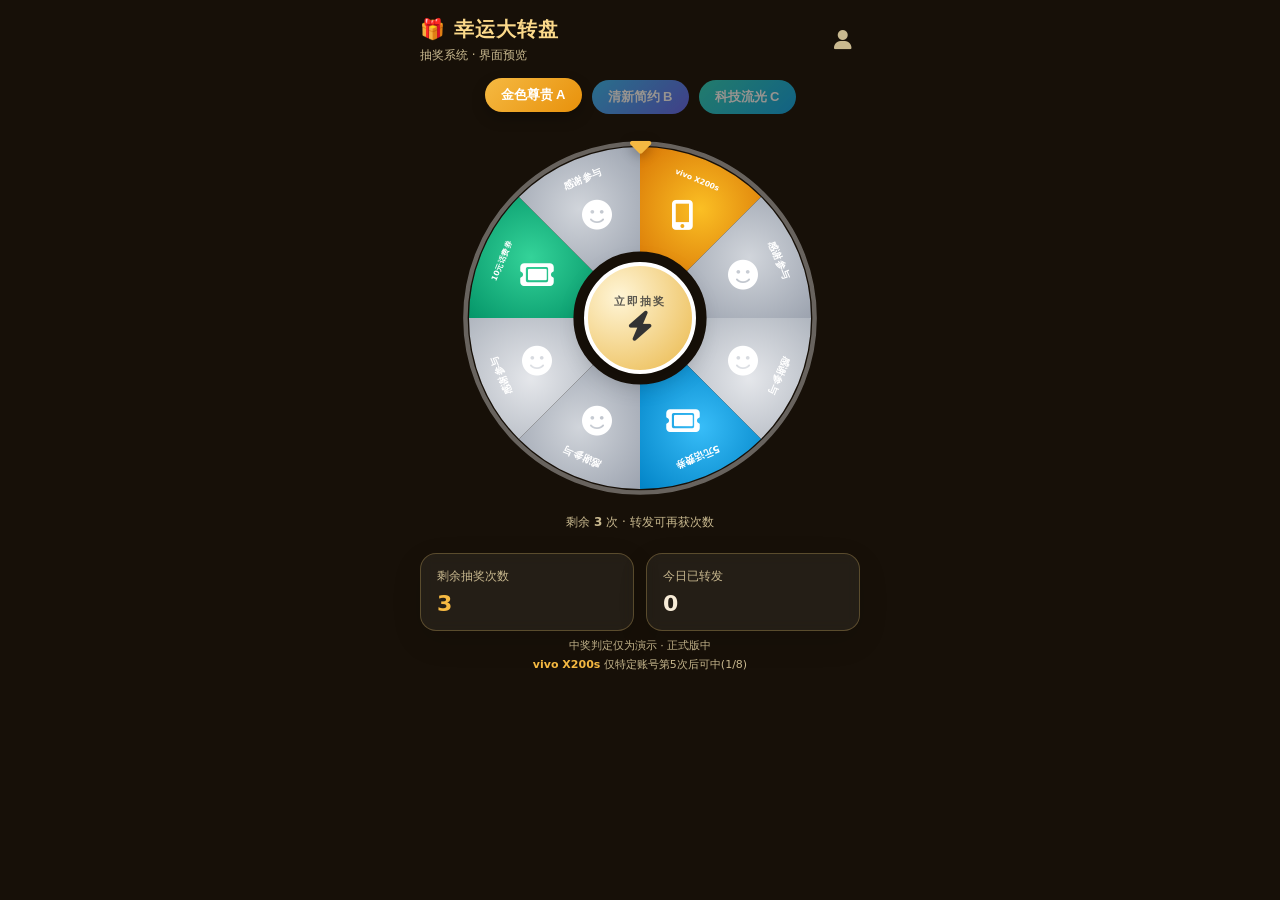
<file: previews/preview.html>
<!DOCTYPE html>
<html lang="zh-CN">
<head>
<meta charset="UTF-8">
<meta name="viewport" content="width=device-width, initial-scale=1.0, user-scalable=no">
<title>抽奖系统 · 界面预览</title>
<link rel="stylesheet" href="https://cdnjs.cloudflare.com/ajax/libs/font-awesome/6.5.1/css/all.min.css">
<style>
  :root{--bg:#f4f6f9;--panel:#ffffff;--text:#1f2937;--sub:#6b7280;--btn:#f59e0b;--btn2:#f97316;--title:#111827;--btn-text:#fff;--ring:#e5e7eb;--shadow:0 10px 30px rgba(0,0,0,.12);}
  body.theme-gold{--bg:#171008;--panel:rgba(255,255,255,.06);--text:#f7ecd7;--sub:#c9b98f;--btn:#f5b942;--btn2:#e8910b;--title:#fbd98a;--ring:rgba(255,215,120,.25);}
  body.theme-tech{--bg:#0a0e1f;--panel:rgba(255,255,255,.05);--text:#d6e2ff;--sub:#7f8fc0;--btn:#2dd4bf;--btn2:#0ea5e9;--title:#7dd3fc;--ring:rgba(80,200,255,.25);}
  *{margin:0;padding:0;box-sizing:border-box;-webkit-tap-highlight-color:transparent;}
  html,body{height:100%;}
  body{font-family:"PingFang SC","Microsoft YaHei",system-ui,sans-serif;background:var(--bg);color:var(--text);display:flex;flex-direction:column;align-items:center;overflow-x:hidden;}
  .topbar{width:100%;max-width:480px;padding:16px 20px 0;display:flex;align-items:center;justify-content:space-between;}
  .title{font-size:20px;font-weight:700;color:var(--title);letter-spacing:1px;}
  .sub{font-size:12px;color:var(--sub);margin-top:4px;}
  .icon-btn{font-size:20px;color:var(--sub);background:none;border:none;padding:8px;border-radius:10px;}
  .theme-switch{margin:16px 0 6px;display:flex;gap:10px;}
  .theme-switch button{border:none;padding:8px 16px;border-radius:20px;cursor:pointer;font-size:13px;font-weight:600;color:#fff;opacity:.55;transition:.2s;}
  .theme-switch button.on{opacity:1;transform:translateY(-2px);box-shadow:0 6px 14px rgba(0,0,0,.25);}
  .ts-gold{background:linear-gradient(135deg,#f5b942,#e8910b);}
  .ts-fresh{background:linear-gradient(135deg,#38bdf8,#6366f1);}
  .ts-tech{background:linear-gradient(135deg,#2dd4bf,#0ea5e9);}
  .stage{flex:1;width:100%;max-width:480px;padding:18px 20px 30px;display:flex;flex-direction:column;align-items:center;}
  .wheel-wrap{position:relative;width:min(86vw,360px);height:min(86vw,360px);}
  .wheel-pointer{position:absolute;top:-12px;left:50%;transform:translateX(-50%);z-index:5;color:var(--btn);font-size:34px;filter:drop-shadow(0 3px 6px rgba(0,0,0,.3));}
  .wheel{width:100%;height:100%;border-radius:50%;transition:transform 4.2s cubic-bezier(.12,.7,.08,1);}
  .wheel-center{position:absolute;top:50%;left:50%;transform:translate(-50%,-50%);width:112px;height:112px;border-radius:50%;z-index:4;background:radial-gradient(circle at 30% 30%,#fff,#eee);display:flex;flex-direction:column;align-items:center;justify-content:center;box-shadow:0 8px 24px rgba(0,0,0,.25);border:4px solid #fff;font-weight:800;color:#333;cursor:pointer;}
  body.theme-gold .wheel-center{background:radial-gradient(circle at 30% 30%,#fff5d6,#eab84a);}
  body.theme-tech .wheel-center{background:radial-gradient(circle at 30% 30%,#0ea5e9,#08306b);color:#eaf6ff;border-color:#7dd3fc;}
  .wheel-center .tap-label{font-size:11px;font-weight:600;opacity:.8;letter-spacing:2px;}
  .wheel-center .go{font-size:30px;margin-top:2px;line-height:1;}
  .draw-hint{font-size:12px;color:var(--sub);margin-top:16px;text-align:center;}
  .info-cards{margin-top:22px;width:100%;display:grid;grid-template-columns:1fr 1fr;gap:12px;}
  .card{background:var(--panel);border:1px solid var(--ring);border-radius:16px;padding:14px 16px;box-shadow:var(--shadow);backdrop-filter:blur(6px);}
  .card .k{font-size:12px;color:var(--sub);margin-bottom:6px;}
  .card .v{font-size:22px;font-weight:800;}
  .card .v.orange{color:var(--btn);}
  .overlay{position:fixed;inset:0;background:rgba(0,0,0,.55);backdrop-filter:blur(3px);display:none;align-items:center;justify-content:center;z-index:50;}
  .overlay.show{display:flex;}
  .modal{width:min(86vw,340px);border-radius:22px;text-align:center;padding:26px 22px;position:relative;transform:scale(.5);opacity:0;transition:.35s cubic-bezier(.2,.9,.3,1.4);background:var(--panel);border:1px solid var(--ring);color:var(--text);}
  .overlay.show .modal{transform:scale(1);opacity:1;}
  .modal .big-icon{font-size:58px;margin-bottom:8px;}
  .modal .m-title{font-size:20px;font-weight:800;}
  .modal .m-sub{font-size:14px;color:var(--sub);margin-top:8px;}
  .modal .ok{width:100%;margin-top:20px;padding:13px;border:none;border-radius:14px;color:var(--btn-text);font-size:16px;font-weight:700;background:linear-gradient(135deg,var(--btn),var(--btn2));cursor:pointer;}
  .modal.lose .big-icon{color:#9ca3af;}
  .modal.win .big-icon{color:#f59e0b;}
  .modal.phone .big-icon{color:#fbbf24;}
  .lose .m-title{color:#9ca3af;}
  .burst{position:absolute;width:6px;height:6px;border-radius:50%;opacity:0;pointer-events:none;}
  .burst.go{animation:burst .9s ease-out forwards;}
  @keyframes burst{0%{transform:translate(0,0) scale(1);opacity:1;}100%{transform:translate(var(--dx),var(--dy)) scale(0);opacity:0;}}
  .confetti{position:absolute;top:-20px;left:50%;width:10px;height:10px;opacity:0;pointer-events:none;}
  .confetti.go{animation:cf .9s ease-in forwards;}
  @keyframes cf{0%{transform:translate(-50%,0) rotate(0);opacity:1;}100%{transform:translate(var(--fx),var(--fy)) rotate(720deg);opacity:0;}}
  footer{margin:6px 0 20px;font-size:11px;color:var(--sub);text-align:center;line-height:1.7;}
  footer b{color:var(--btn);}
</style>
</head>
<body class="theme-gold">
  <div class="topbar">
    <div><div class="title">🎁 幸运大转盘</div><div class="sub">抽奖系统 · 界面预览</div></div>
    <button class="icon-btn"><i class="fa-solid fa-user"></i></button>
  </div>
  <div class="theme-switch">
    <button class="ts-gold on" data-theme="gold">金色尊贵 A</button>
    <button class="ts-fresh" data-theme="fresh">清新简约 B</button>
    <button class="ts-tech" data-theme="tech">科技流光 C</button>
  </div>
  <div class="stage">
    <div class="wheel-wrap">
      <div class="wheel-pointer"><i class="fa-solid fa-caret-down"></i></div>
      <svg id="wheel" class="wheel" viewBox="0 0 400 400"></svg>
      <div class="wheel-center" id="centerBtn"><span class="tap-label">立即抽奖</span><span class="go"><i class="fa-solid fa-bolt"></i></span></div>
    </div>
    <div class="draw-hint">剩余 <b id="remain">3</b> 次 · 转发可再获次数</div>
    <div class="info-cards">
      <div class="card"><div class="k">剩余抽奖次数</div><div class="v orange" id="cardTimes">3</div></div>
      <div class="card"><div class="k">今日已转发</div><div class="v" id="cardFwd">0</div></div>
    </div>
    <footer>中奖判定仅为演示 · 正式版中<br><b>vivo X200s</b> 仅特定账号第5次后可中(1/8)</footer>
  </div>
  <div class="overlay" id="loseOverlay"><div class="modal lose"><div class="big-icon"><i class="fa-solid fa-face-meh"></i></div><div class="m-title">很遗憾，未中奖</div><div class="m-sub">感谢参与，转发分享可再获抽奖机会</div><button class="ok" data-close="loseOverlay">再接再厉</button></div></div>
  <div class="overlay" id="couponOverlay"><div class="modal win"><div class="big-icon"><i class="fa-solid fa-ticket"></i></div><div class="m-title" id="couponTitle">恭喜中奖</div><div class="m-sub" id="couponSub">获得 5元话费券</div><button class="ok" data-close="couponOverlay">开心收下</button></div></div>
  <div class="overlay" id="phoneOverlay"><div class="modal phone" id="phoneModal"><div class="big-icon"><i class="fa-solid fa-mobile-screen-button"></i></div><div class="m-title" style="color:#fbbf24;">🎉 恭喜抽中手机 🎉</div><div class="m-sub">vivo X200s 黑（12G+256G）</div><button class="ok" data-close="phoneOverlay">填写收货地址</button></div></div>
<script>
const SLOTS=[
{n:'vivo X200s',icon:'fa-mobile-screen-button',c:'#fbbf24',c2:'#d97706'},
{n:'感谢参与',icon:'fa-face-smile',c:'#d1d5db',c2:'#9ca3af'},
{n:'感谢参与',icon:'fa-face-smile',c:'#e5e7eb',c2:'#b0b6bf'},
{n:'5元话费券',icon:'fa-ticket',c:'#38bdf8',c2:'#0284c7'},
{n:'感谢参与',icon:'fa-face-smile',c:'#d1d5db',c2:'#9ca3af'},
{n:'感谢参与',icon:'fa-face-smile',c:'#e5e7eb',c2:'#b0b6bf'},
{n:'10元话费券',icon:'fa-ticket',c:'#34d399',c2:'#059669'},
{n:'感谢参与',icon:'fa-face-smile',c:'#d1d5db',c2:'#9ca3af'}];
const N=SLOTS.length,SEG=360/N;
let wheelRotation=0,spinning=false,times=3;
const svg=document.getElementById('wheel'),NS='http://www.w3.org/2000/svg';
const CX=200,CY=200,R=190,IR=74;
function polar(cx,cy,r,deg){const a=(deg-90)*Math.PI/180;return[cx+r*Math.cos(a),cy+r*Math.sin(a)];}
function wedgePath(cx,cy,r1,r2,a0,a1){const p=([x,y])=>`${x.toFixed(1)} ${y.toFixed(1)}`;const[x0,y0]=polar(cx,cy,r1,a0),[x1,y1]=polar(cx,cy,r1,a1);const[x2,y2]=polar(cx,cy,r2,a1),[x3,y3]=polar(cx,cy,r2,a0);return`M ${p([x0,y0])} A ${r1} ${r1} 0 0 1 ${p([x1,y1])} L ${p([x2,y2])} A ${r2} ${r2} 0 0 0 ${p([x3,y3])} Z`;}
const slotIcons=[];
function buildWheel(){SLOTS.forEach((s,i)=>{const a0=i*SEG,a1=a0+SEG;const grad=document.createElementNS(NS,'radialGradient');grad.setAttribute('id',`grad${i}`);grad.setAttribute('cx','50%');grad.setAttribute('cy','50%');grad.setAttribute('r','70%');const st=document.createElementNS(NS,'stop');st.setAttribute('offset','0%');st.setAttribute('stop-color',s.c);const st2=document.createElementNS(NS,'stop');st2.setAttribute('offset','100%');st2.setAttribute('stop-color',s.c2);grad.appendChild(st);grad.appendChild(st2);svg.appendChild(grad);const path=document.createElementNS(NS,'path');path.setAttribute('d',wedgePath(CX,CY,IR,R,a0,a1));path.setAttribute('fill',`url(#grad${i})`);svg.appendChild(path);const mid=a0+SEG/2;const[tx,ty]=polar(CX,CY,R*0.86,mid);const name=document.createElementNS(NS,'text');name.setAttribute('x',tx);name.setAttribute('y',ty);name.setAttribute('text-anchor','middle');name.setAttribute('fill','#fff');name.setAttribute('font-size',s.n.length>5?8.5:11);name.setAttribute('font-weight','700');name.setAttribute('transform',`rotate(${mid} ${tx} ${ty})`);name.textContent=s.n;svg.appendChild(name);const wrap=document.createElement('div');wrap.style.cssText='position:absolute;left:50%;top:50%;font-size:30px;color:#fff;transform:translate(-50%,-50%);opacity:0;z-index:2;';wrap.innerHTML=`<i class="fa-solid ${s.icon}"></i>`;document.querySelector('.wheel-wrap').appendChild(wrap);slotIcons.push({wrap,mid});});const ring=document.createElementNS(NS,'circle');ring.setAttribute('cx',CX);ring.setAttribute('cy',CY);ring.setAttribute('r',R+4);ring.setAttribute('fill','none');ring.setAttribute('stroke','rgba(255,255,255,.35)');ring.setAttribute('stroke-width','5');svg.appendChild(ring);positionIcons();}
function positionIcons(){const box=document.querySelector('.wheel-wrap').getBoundingClientRect();const px=box.width/2,py=box.height/2,pr=box.width*0.62/2;slotIcons.forEach(ic=>{const a=(ic.mid-90)*Math.PI/180;const x=px+pr*Math.cos(a),y=py+pr*Math.sin(a);ic.wrap.style.left=x+'px';ic.wrap.style.top=y+'px';ic.wrap.style.opacity=1;});}
window.addEventListener('resize',positionIcons);
function pickSlot(){return Math.floor(Math.random()*N);}
function spinTo(idx){const center=idx*SEG+SEG/2;const cur=((wheelRotation%360)+360)%360;const delta=(center-cur+360)%360;const total=wheelRotation+(5+Math.floor(Math.random()*3))*360+delta;document.getElementById('wheel').style.transform=`rotate(${total}deg)`;wheelRotation=total;}
function doDraw(){if(spinning)return;if(times<=0){alert('次数不足，请先转发');return;}spinning=true;times--;document.getElementById('remain').textContent=times;document.getElementById('cardTimes').textContent=times;spinTo(pickSlot());setTimeout(()=>{showResult();spinning=false;},4300);}
function showResult(){const cur=((wheelRotation%360)+360)%360;const idx=Math.round(cur/SEG)%N;const s=SLOTS[idx];if(s.n==='vivo X200s')showPhone();else if(s.n.includes('话费券'))showCoupon(s);else showLose();}
function showLose(){document.getElementById('loseOverlay').classList.add('show');}
function showCoupon(s){document.getElementById('couponSub').textContent=`获得 ${s.n}`;document.getElementById('couponOverlay').classList.add('show');}
function showPhone(){document.getElementById('phoneOverlay').classList.add('show');burstFx(document.getElementById('phoneModal'));}
function burstFx(el){const colors=['#ffd700','#ffaa00','#fff3b0','#ff6b6b','#38bdf8','#34d399'];for(let i=0;i<34;i++){const b=document.createElement('div');b.className='burst';b.style.background=colors[i%colors.length];b.style.left=(50+Math.random()*40-20)+'%';b.style.top=(50+Math.random()*40-20)+'%';b.style.setProperty('--dx',(Math.random()*220-110)+'px');b.style.setProperty('--dy',(Math.random()*220-110)+'px');el.appendChild(b);requestAnimationFrame(()=>b.classList.add('go'));setTimeout(()=>b.remove(),1000);}for(let i=0;i<12;i++){const c=document.createElement('div');c.className='confetti';c.style.background=['#fbbf24','#38bdf8','#34d399','#f472b6'][i%4];c.style.setProperty('--fx',(Math.random()*260-130)+'px');c.style.setProperty('--fy',(220+Math.random()*160)+'px');el.appendChild(c);requestAnimationFrame(()=>c.classList.add('go'));setTimeout(()=>c.remove(),1100);}}
document.getElementById('centerBtn').addEventListener('click',doDraw);
document.querySelectorAll('[data-close]').forEach(b=>b.addEventListener('click',()=>document.getElementById(b.dataset.close).classList.remove('show')));
document.querySelectorAll('.theme-switch button').forEach(b=>b.addEventListener('click',()=>{document.querySelectorAll('.theme-switch button').forEach(x=>x.classList.remove('on'));b.classList.add('on');document.body.className='theme-'+b.dataset.theme;}));
const cb=document.getElementById('centerBtn');
cb.addEventListener('pointerdown',()=>{cb.style.transform='translate(-50%,-50%) scale(.9)';});
cb.addEventListener('pointerup',()=>{cb.style.transform='translate(-50%,-50%) scale(1)';});
buildWheel();
</script>
</body>
</html>
</file>
<file: css/style.css>
/* ============ 基础 / 主题（多彩明快 demo2 风） ============ */
:root{
  --bg:#f6f8ff; --bg2:#eef2ff;
  --panel:#ffffff; --panel-solid:#ffffff;
  --text:#374151; --sub:#64748b;
  --btn:#f97316; --btn2:#ef4444; --btn-text:#ffffff;
  --title:#1f2937; --ring:#eef2ff;
  --gold:#f97316;
  --shadow:0 6px 18px rgba(0,0,0,.08);
  --blue:#3b82f6; --green:#10b981;
  --blue2:#3b82f6; --green2:#059669;
}
*{margin:0;padding:0;box-sizing:border-box;-webkit-tap-highlight-color:transparent;}
html,body{height:100%;}
body{
  font-family:"PingFang SC","Microsoft YaHei",system-ui,sans-serif;
  color:var(--text); overflow-x:hidden;
  background:
    radial-gradient(500px 300px at 10% 5%,  rgba(253,230,138,.7)  0%, transparent 55%),
    radial-gradient(500px 300px at 95% 15%, rgba(167,243,208,.7)  0%, transparent 55%),
    radial-gradient(500px 350px at 15% 100%,rgba(186,230,253,.7)  0%, transparent 55%),
    radial-gradient(500px 350px at 90% 90%, rgba(251,207,232,.7)  0%, transparent 55%),
    linear-gradient(180deg,#f6f8ff,#eef2ff);
}

.screen{display:none;min-height:100vh;width:100%;max-width:480px;margin:0 auto;flex-direction:column;}
.screen.active{display:flex;animation:fadeIn .3s ease;}
@keyframes fadeIn{from{opacity:0;transform:translateY(8px);}to{opacity:1;transform:none;}}

/* 顶栏 */
.topbar{display:flex;align-items:center;justify-content:space-between;padding:18px 20px 0;}
.topbar .title{font-size:20px;font-weight:800;color:var(--title);letter-spacing:1px;}
.topbar .sub{font-size:12px;color:var(--sub);margin-top:4px;max-width:260px;overflow:hidden;text-overflow:ellipsis;white-space:nowrap;}
.icon-btn{font-size:20px;color:var(--sub);background:none;border:none;padding:10px;border-radius:12px;cursor:pointer;min-width:44px;}
.icon-btn:active{background:rgba(0,0,0,.05);}

/* 登录屏 */
.login-wrap{flex:1;display:flex;flex-direction:column;align-items:center;justify-content:center;padding:40px 30px;}
.login-logo{
  width:86px;height:86px;border-radius:26px;display:flex;align-items:center;justify-content:center;
  font-size:42px;color:#fff;background:linear-gradient(120deg,#ff6b6b,#f97316,#f59e0b,#10b981,#3b82f6,#8b5cf6,#ec4899);
  box-shadow:0 12px 30px rgba(0,0,0,.15);animation:float 3s ease-in-out infinite;
}
@keyframes float{0%,100%{transform:translateY(0);}50%{transform:translateY(-8px);}}
.login-title{font-size:28px;font-weight:900;color:var(--title);margin-top:18px;letter-spacing:2px;text-align:center;}
.login-sub{font-size:14px;color:var(--sub);margin:10px 0 28px;text-align:center;}
.login-wrap .field{width:100%;}

.field{margin-bottom:16px;text-align:left;}
.field label{display:block;font-size:13px;color:var(--sub);margin-bottom:8px;font-weight:600;}
.field label i{width:18px;color:var(--btn);}
.field input,.field textarea{
  width:100%;padding:13px 14px;border-radius:12px;border:1px solid #e5e7eb;
  background:#fff;color:var(--text);font-size:16px;outline:none;font-family:inherit;box-shadow:0 2px 6px rgba(0,0,0,.04);
}
.field input:focus,.field textarea:focus{border-color:var(--btn);box-shadow:0 0 0 3px rgba(249,115,22,.15);}
.field textarea{resize:none;}
.field input::placeholder,.field textarea::placeholder{color:#9ca3af;}

.primary-btn,.draw-btn,.fwd-btn,.ok{
  width:100%;padding:14px;border:none;border-radius:14px;cursor:pointer;font-size:16px;font-weight:800;
  color:var(--btn-text);background:linear-gradient(135deg,var(--btn),var(--btn2));
  box-shadow:0 8px 20px rgba(239,68,68,.25);transition:.15s;
}
.primary-btn:active,.draw-btn:active,.ok:active{transform:scale(.97);}
.primary-btn{margin-top:8px;font-size:17px;}

.prize-strip{display:flex;gap:10px;margin-top:28px;width:100%;}
.strip-item{flex:1;display:flex;flex-direction:column;align-items:center;gap:6px;padding:12px 6px;border-radius:14px;background:#fff;border:1px solid #eef2ff;box-shadow:var(--shadow);font-size:12px;color:var(--text);}
.strip-item i{font-size:24px;}
.strip-item.gold i{color:#f59e0b;}
.strip-item.blue i{color:#3b82f6;}
.strip-item.green i{color:#10b981;}
.login-tip{font-size:12px;color:var(--sub);margin-top:22px;text-align:center;line-height:1.6;}

/* 主抽奖屏 */
.stage{flex:1;display:flex;flex-direction:column;align-items:center;padding:16px 20px 30px;}
.wheel-wrap{position:relative;width:min(92vw,400px);height:min(92vw,400px);margin-top:8px;}
.wheel-pointer{position:absolute;top:-14px;left:50%;transform:translateX(-50%);z-index:6;color:#ef4444;font-size:40px;filter:drop-shadow(0 3px 6px rgba(0,0,0,.25));}
.wheel{width:100%;height:100%;border-radius:50%;filter:drop-shadow(0 12px 26px rgba(0,0,0,.15));}
.wheel-center{
  position:absolute;top:50%;left:50%;transform:translate(-50%,-50%);width:110px;height:110px;border-radius:50%;z-index:5;
  background:radial-gradient(circle at 30% 30%,#fff,#f8fafc);display:flex;flex-direction:column;align-items:center;justify-content:center;
  box-shadow:0 8px 24px rgba(0,0,0,.12),inset 0 2px 6px rgba(255,255,255,.8);border:6px solid #fff;font-weight:800;color:#374151;
  cursor:pointer;transition:transform .15s;
}
.wheel-center .tap-label{font-size:12px;font-weight:700;color:#64748b;letter-spacing:2px;}
.wheel-center .go{font-size:32px;margin-top:2px;line-height:1;}
.wheel-center.pressed{transform:translate(-50%,-50%) scale(.88);}

.draw-hint{font-size:14px;color:var(--sub);margin-top:18px;text-align:center;font-weight:600;}
.draw-hint b{color:var(--btn);font-size:18px;}
.info-cards{margin-top:18px;width:100%;display:grid;grid-template-columns:1fr 1fr;gap:12px;}
.card{background:#fff;border:1px solid #eef2ff;border-radius:16px;padding:14px 16px;text-align:center;box-shadow:var(--shadow);}
.card .k{font-size:12px;color:#94a3b8;}
.card .v{font-size:24px;font-weight:800;color:var(--title);margin-top:4px;}
.card .v.orange{color:var(--btn);}

.fwd-btn{margin-top:18px;background:linear-gradient(135deg,#06b6d4,#3b82f6);color:#fff;box-shadow:0 8px 20px rgba(59,130,246,.25);font-size:14px;}
.fwd-btn i{margin-right:6px;}

/* 个人中心 */
.profile-head{display:flex;flex-direction:column;align-items:center;padding:26px 20px 10px;}
.avatar{width:72px;height:72px;border-radius:50%;background:linear-gradient(120deg,#ff6b6b,#f97316,#f59e0b);color:#fff;display:flex;align-items:center;justify-content:center;font-size:32px;box-shadow:0 8px 20px rgba(249,115,22,.25);}
.p-name{font-size:20px;font-weight:700;color:var(--title);margin-top:12px;}
.p-phone{font-size:13px;color:var(--sub);margin-top:4px;letter-spacing:1px;}
.stat-row{display:grid;grid-template-columns:repeat(3,1fr);gap:12px;padding:0 20px;margin-top:20px;}
.stat{background:#fff;border:1px solid #eef2ff;border-radius:16px;padding:16px 8px;text-align:center;box-shadow:var(--shadow);}
.stat b{display:block;font-size:24px;color:var(--btn);}
.stat span{font-size:12px;color:var(--sub);}
.prize-panel{margin:22px 20px 40px;background:#fff;border:1px solid #eef2ff;border-radius:18px;padding:18px;box-shadow:var(--shadow);}
.panel-title{font-size:15px;font-weight:700;color:var(--title);margin-bottom:14px;}
.panel-title i{color:var(--btn);margin-right:6px;}
.prize-content{min-height:80px;}
.no-prize{text-align:center;color:var(--sub);font-size:14px;padding:24px 0;}
.prize-item{display:flex;align-items:center;gap:14px;padding:12px;border-radius:12px;background:#f8fafc;border:1px solid #eef2ff;margin-bottom:10px;}
.prize-item .pi{font-size:30px;color:var(--btn);width:44px;text-align:center;flex:none;}
.prize-item .pi-img{width:52px;height:52px;flex:none;}
.prize-item .pi-img img{width:100%;height:100%;object-fit:contain;}
.prize-item .pt{font-size:15px;font-weight:700;color:var(--title);}
.prize-item .ps{font-size:12px;color:var(--sub);margin-top:3px;}
.prize-item .tag{margin-left:auto;font-size:11px;padding:4px 10px;border-radius:20px;background:rgba(249,115,22,.12);color:var(--btn);white-space:nowrap;flex:none;}
.tag.wait{background:rgba(59,130,246,.12);color:var(--blue);}

/* 弹窗 */
.overlay{position:fixed;inset:0;background:rgba(0,0,0,.45);display:none;align-items:center;justify-content:center;z-index:60;padding:20px;}
.overlay.show{display:flex;}
.modal{width:min(88vw,340px);border-radius:22px;text-align:center;padding:26px 22px;position:relative;transform:scale(.5);opacity:0;transition:.35s cubic-bezier(.2,.9,.3,1.4);background:#fff;color:var(--text);box-shadow:0 20px 60px rgba(0,0,0,.25);}
.overlay.show .modal{transform:scale(1);opacity:1;}
.modal .big-icon{font-size:56px;margin-bottom:10px;}
.modal .big-icon.gold{color:var(--btn);}
.modal .m-title{font-size:20px;font-weight:900;color:var(--btn);}
.modal .m-sub{font-size:14px;color:var(--sub);margin-top:10px;line-height:1.6;}
.modal .ok{width:100%;margin-top:22px;padding:13px;border:none;border-radius:14px;color:#fff;font-size:16px;font-weight:800;background:linear-gradient(135deg,var(--btn),var(--btn2));cursor:pointer;}
.modal.lose .big-icon{color:#94a3b8;}
.modal.lose .m-title{color:#94a3b8;}
.modal.win .big-icon{color:var(--btn);}
.modal.phone .big-icon{color:#f59e0b;}
.modal.form{text-align:left;}
.modal.form .m-title{text-align:center;}
.modal.form .m-sub{text-align:center;}
.modal.form .field{margin-top:14px;}
.modal.form .ok{text-align:center;}

.countdown{width:70px;height:70px;margin:20px auto 6px;border-radius:50%;display:flex;align-items:center;justify-content:center;font-size:30px;font-weight:800;color:#fff;background:linear-gradient(135deg,var(--btn),var(--btn2));box-shadow:0 6px 18px rgba(239,68,68,.25);}

/* 中手机粒子/彩带 */
.burst{position:absolute;width:7px;height:7px;border-radius:50%;opacity:0;pointer-events:none;}
.burst.go{animation:burst .9s ease-out forwards;}
@keyframes burst{0%{transform:translate(0,0) scale(1);opacity:1;}100%{transform:translate(var(--dx),var(--dy)) scale(0);opacity:0;}}
.confetti{position:absolute;top:-20px;left:50%;width:11px;height:11px;opacity:0;pointer-events:none;border-radius:2px;}
.confetti.go{animation:cf .95s ease-in forwards;}
@keyframes cf{0%{transform:translate(-50%,0) rotate(0);opacity:1;}100%{transform:translate(var(--fx),var(--fy)) rotate(720deg);opacity:0;}}

/* Toast / 转发提醒 */
.toast{position:fixed;top:40px;left:50%;transform:translateX(-50%) translateY(-20px);z-index:99;padding:11px 22px;border-radius:30px;background:rgba(0,0,0,.8);color:#fff;font-size:14px;opacity:0;pointer-events:none;transition:.3s;max-width:86vw;text-align:center;}
.toast.show{opacity:1;transform:translateX(-50%) translateY(0);}
.fwd-banner{position:fixed;left:50%;transform:translateX(-50%);bottom:18px;z-index:58;background:linear-gradient(135deg,#06b6d4,#3b82f6);color:#fff;font-weight:700;font-size:14px;padding:13px 22px;border-radius:30px;box-shadow:0 10px 26px rgba(0,0,0,.25);display:flex;align-items:center;gap:8px;cursor:pointer;animation:slideUp .4s ease;}
@keyframes slideUp{from{transform:translate(-50%,40px);opacity:0;}to{transform:translate(-50%,0);opacity:1;}}
</file>
